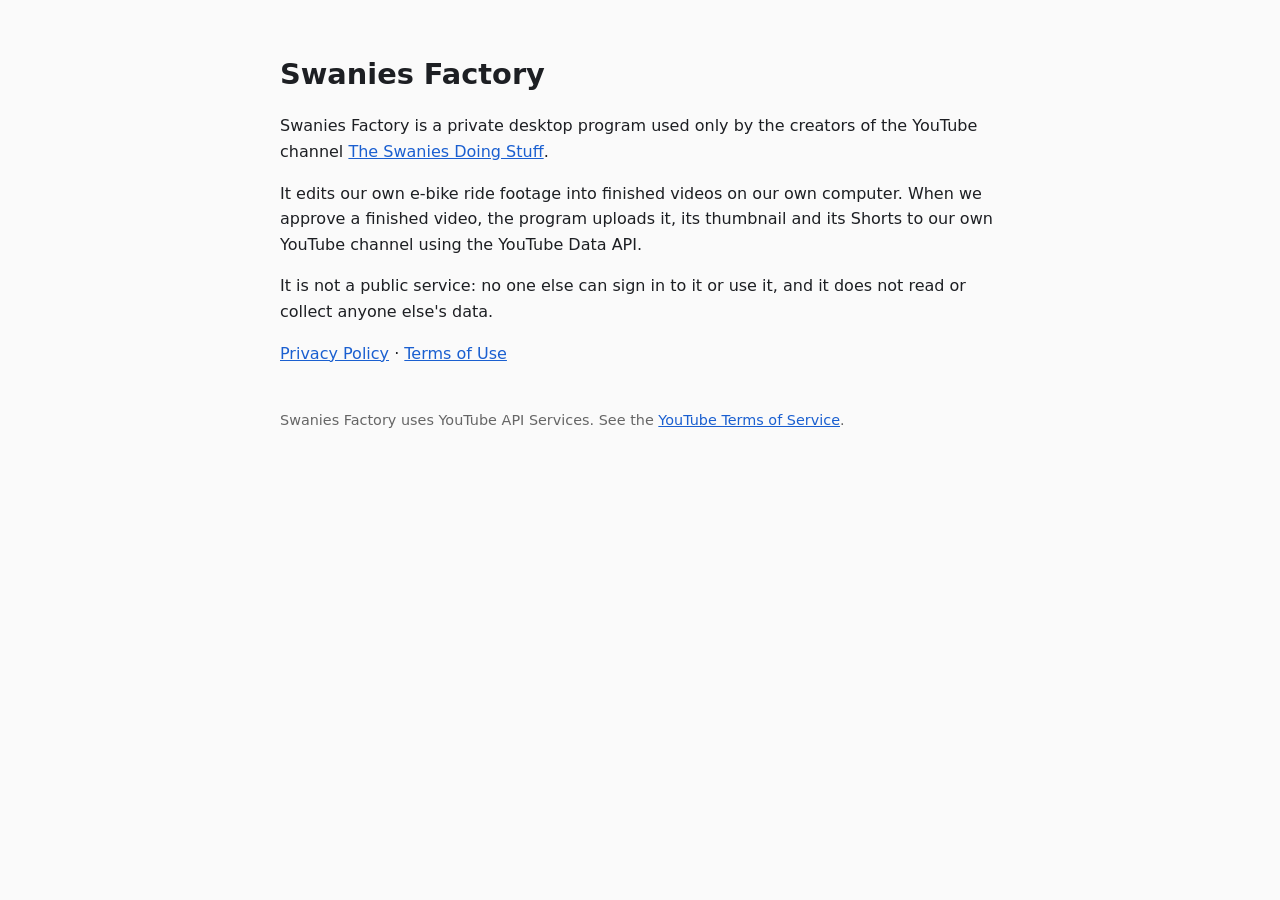
<file: index.html>
<!doctype html>
<html lang="en"><head><meta charset="utf-8"><meta name="viewport" content="width=device-width,initial-scale=1">
<title>Swanies Factory</title><link rel="stylesheet" href="style.css"></head>
<body>
<h1>Swanies Factory</h1>
<p>Swanies Factory is a private desktop program used only by the creators of the YouTube channel
<a href="https://www.youtube.com/@Swanies-Doing-Stuff">The Swanies Doing Stuff</a>.</p>
<p>It edits our own e-bike ride footage into finished videos on our own computer. When we approve a finished video,
the program uploads it, its thumbnail and its Shorts to our own YouTube channel using the YouTube Data API.</p>
<p>It is not a public service: no one else can sign in to it or use it, and it does not read or collect anyone else's data.</p>
<p><a href="privacy.html">Privacy Policy</a> · <a href="terms.html">Terms of Use</a></p>
<footer>Swanies Factory uses YouTube API Services. See the <a href="https://www.youtube.com/t/terms">YouTube Terms of Service</a>.</footer>
</body></html>
</file>
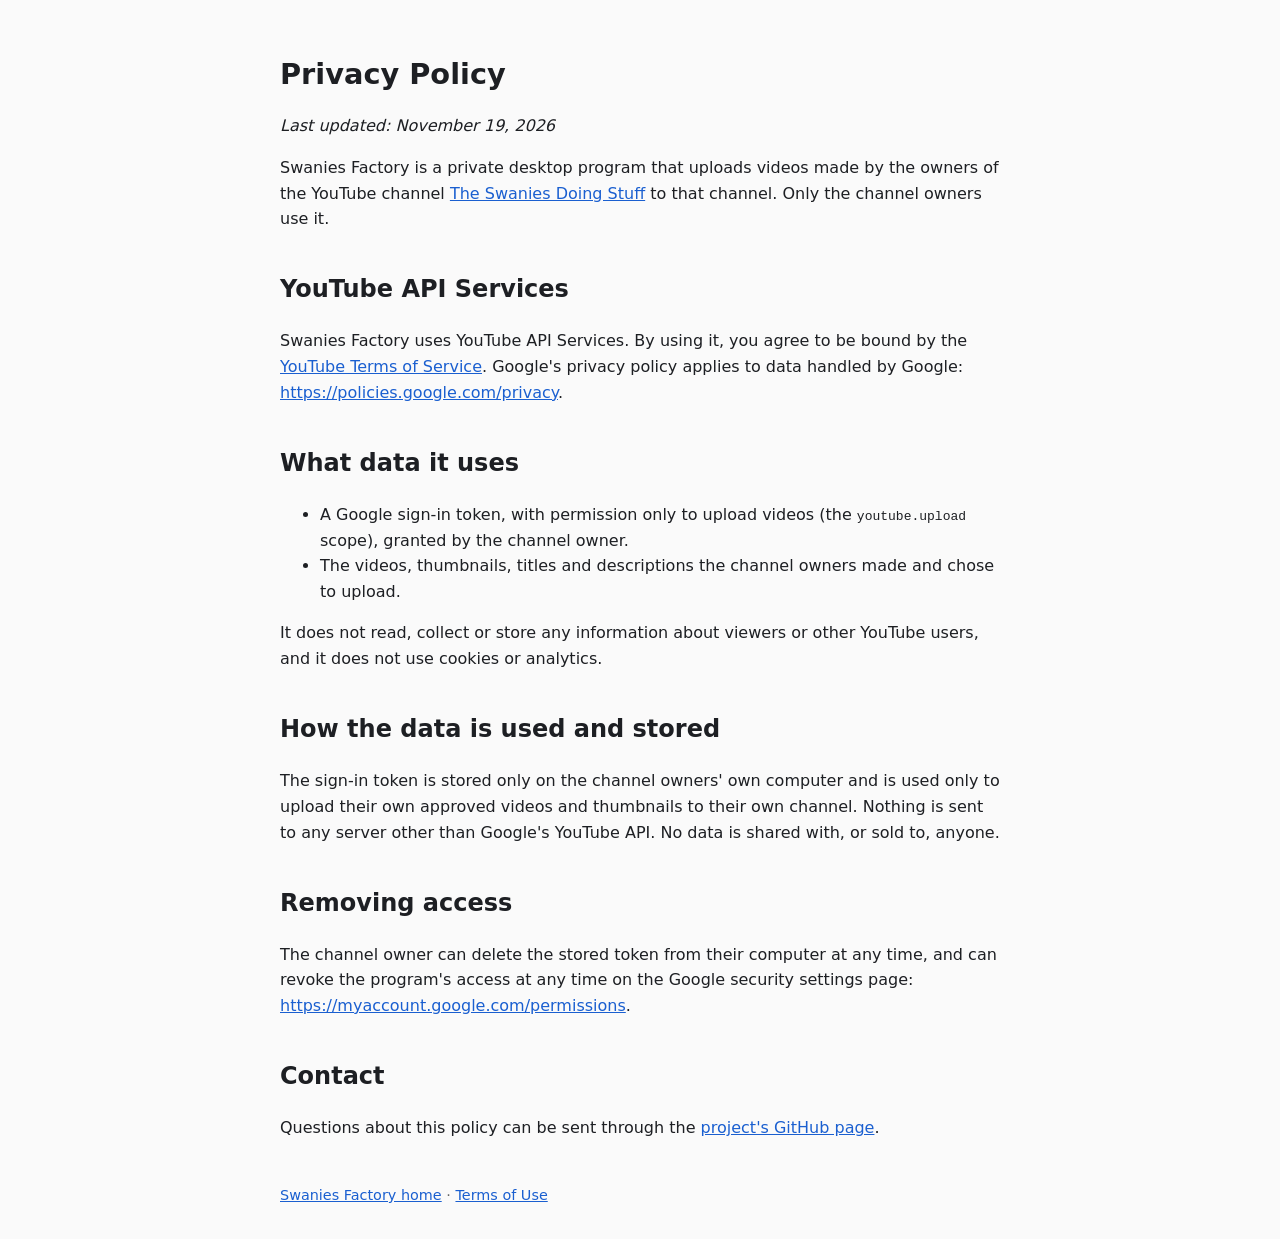
<file: privacy.html>
<!doctype html>
<html lang="en"><head><meta charset="utf-8"><meta name="viewport" content="width=device-width,initial-scale=1">
<title>Swanies Factory Privacy Policy</title><link rel="stylesheet" href="style.css"></head>
<body>
<h1>Privacy Policy</h1>
<p><em>Last updated: November 19, 2026</em></p>
<p>Swanies Factory is a private desktop program that uploads videos made by the owners of the YouTube channel
<a href="https://www.youtube.com/@Swanies-Doing-Stuff">The Swanies Doing Stuff</a> to that channel. Only the channel owners use it.</p>

<h2>YouTube API Services</h2>
<p>Swanies Factory uses YouTube API Services. By using it, you agree to be bound by the
<a href="https://www.youtube.com/t/terms">YouTube Terms of Service</a>. Google's privacy policy applies to data handled by Google:
<a href="https://policies.google.com/privacy">https://policies.google.com/privacy</a>.</p>

<h2>What data it uses</h2>
<ul>
<li>A Google sign-in token, with permission only to upload videos (the <code>youtube.upload</code> scope), granted by the channel owner.</li>
<li>The videos, thumbnails, titles and descriptions the channel owners made and chose to upload.</li>
</ul>
<p>It does not read, collect or store any information about viewers or other YouTube users, and it does not use cookies or analytics.</p>

<h2>How the data is used and stored</h2>
<p>The sign-in token is stored only on the channel owners' own computer and is used only to upload their own approved videos and thumbnails
to their own channel. Nothing is sent to any server other than Google's YouTube API. No data is shared with, or sold to, anyone.</p>

<h2>Removing access</h2>
<p>The channel owner can delete the stored token from their computer at any time, and can revoke the program's access at any time on the
Google security settings page: <a href="https://myaccount.google.com/permissions">https://myaccount.google.com/permissions</a>.</p>

<h2>Contact</h2>
<p>Questions about this policy can be sent through the
<a href="https://github.com/swanie2000/swanies-factory/issues">project's GitHub page</a>.</p>
<footer><a href="index.html">Swanies Factory home</a> · <a href="terms.html">Terms of Use</a></footer>
</body></html>
</file>
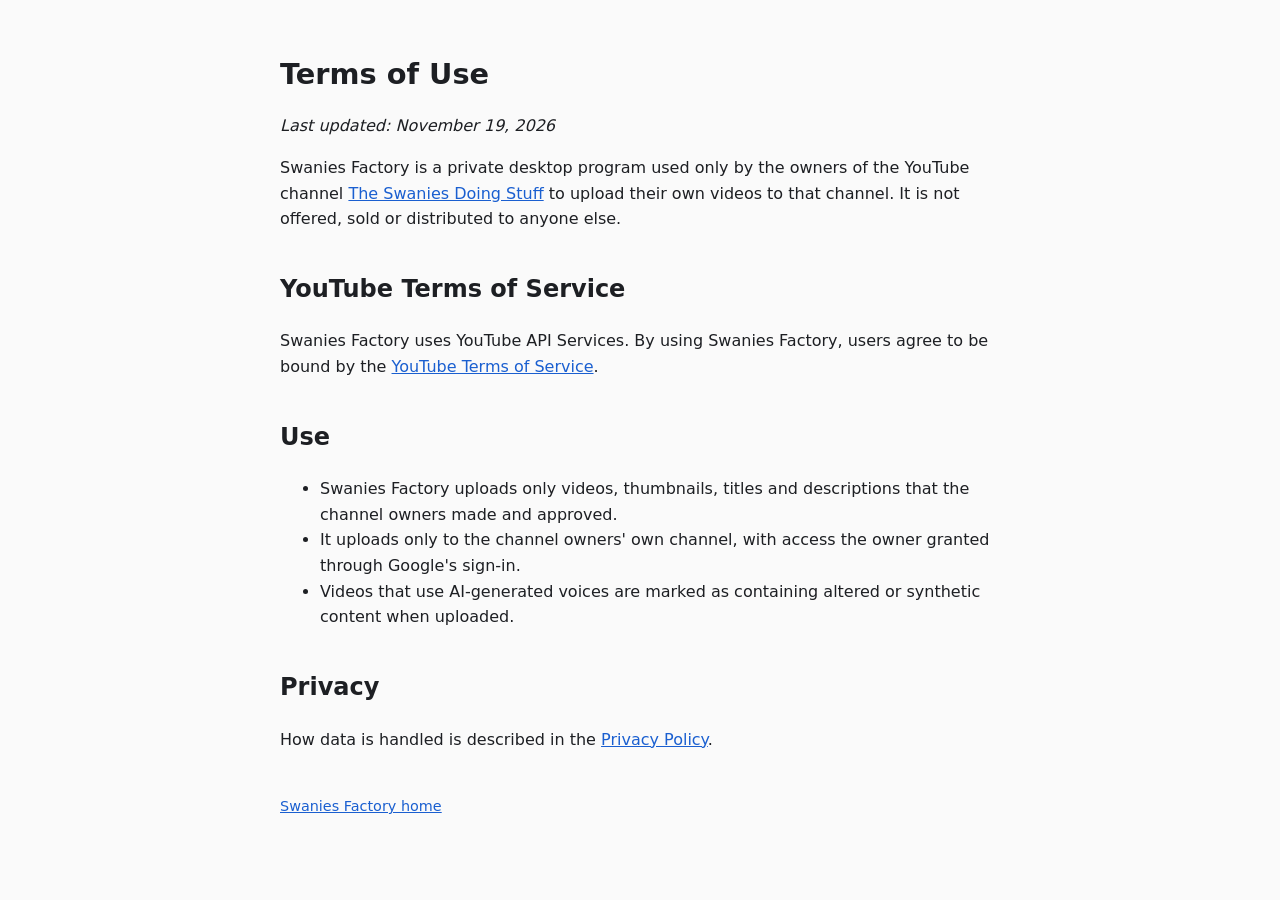
<file: terms.html>
<!doctype html>
<html lang="en"><head><meta charset="utf-8"><meta name="viewport" content="width=device-width,initial-scale=1">
<title>Swanies Factory Terms of Use</title><link rel="stylesheet" href="style.css"></head>
<body>
<h1>Terms of Use</h1>
<p><em>Last updated: November 19, 2026</em></p>
<p>Swanies Factory is a private desktop program used only by the owners of the YouTube channel
<a href="https://www.youtube.com/@Swanies-Doing-Stuff">The Swanies Doing Stuff</a> to upload their own videos to that channel.
It is not offered, sold or distributed to anyone else.</p>
<h2>YouTube Terms of Service</h2>
<p>Swanies Factory uses YouTube API Services. By using Swanies Factory, users agree to be bound by the
<a href="https://www.youtube.com/t/terms">YouTube Terms of Service</a>.</p>
<h2>Use</h2>
<ul>
<li>Swanies Factory uploads only videos, thumbnails, titles and descriptions that the channel owners made and approved.</li>
<li>It uploads only to the channel owners' own channel, with access the owner granted through Google's sign-in.</li>
<li>Videos that use AI-generated voices are marked as containing altered or synthetic content when uploaded.</li>
</ul>
<h2>Privacy</h2>
<p>How data is handled is described in the <a href="privacy.html">Privacy Policy</a>.</p>
<footer><a href="index.html">Swanies Factory home</a></footer>
</body></html>
</file>
<file: style.css>
body{font-family:system-ui,Segoe UI,Arial,sans-serif;max-width:720px;margin:0 auto;padding:32px 16px;line-height:1.6;color:#1d1f23;background:#fafafa}
h1{font-size:1.8em;margin-bottom:.2em}h2{margin-top:1.6em}a{color:#1a5fd0}footer{margin-top:3em;font-size:.9em;color:#666}
</file>
